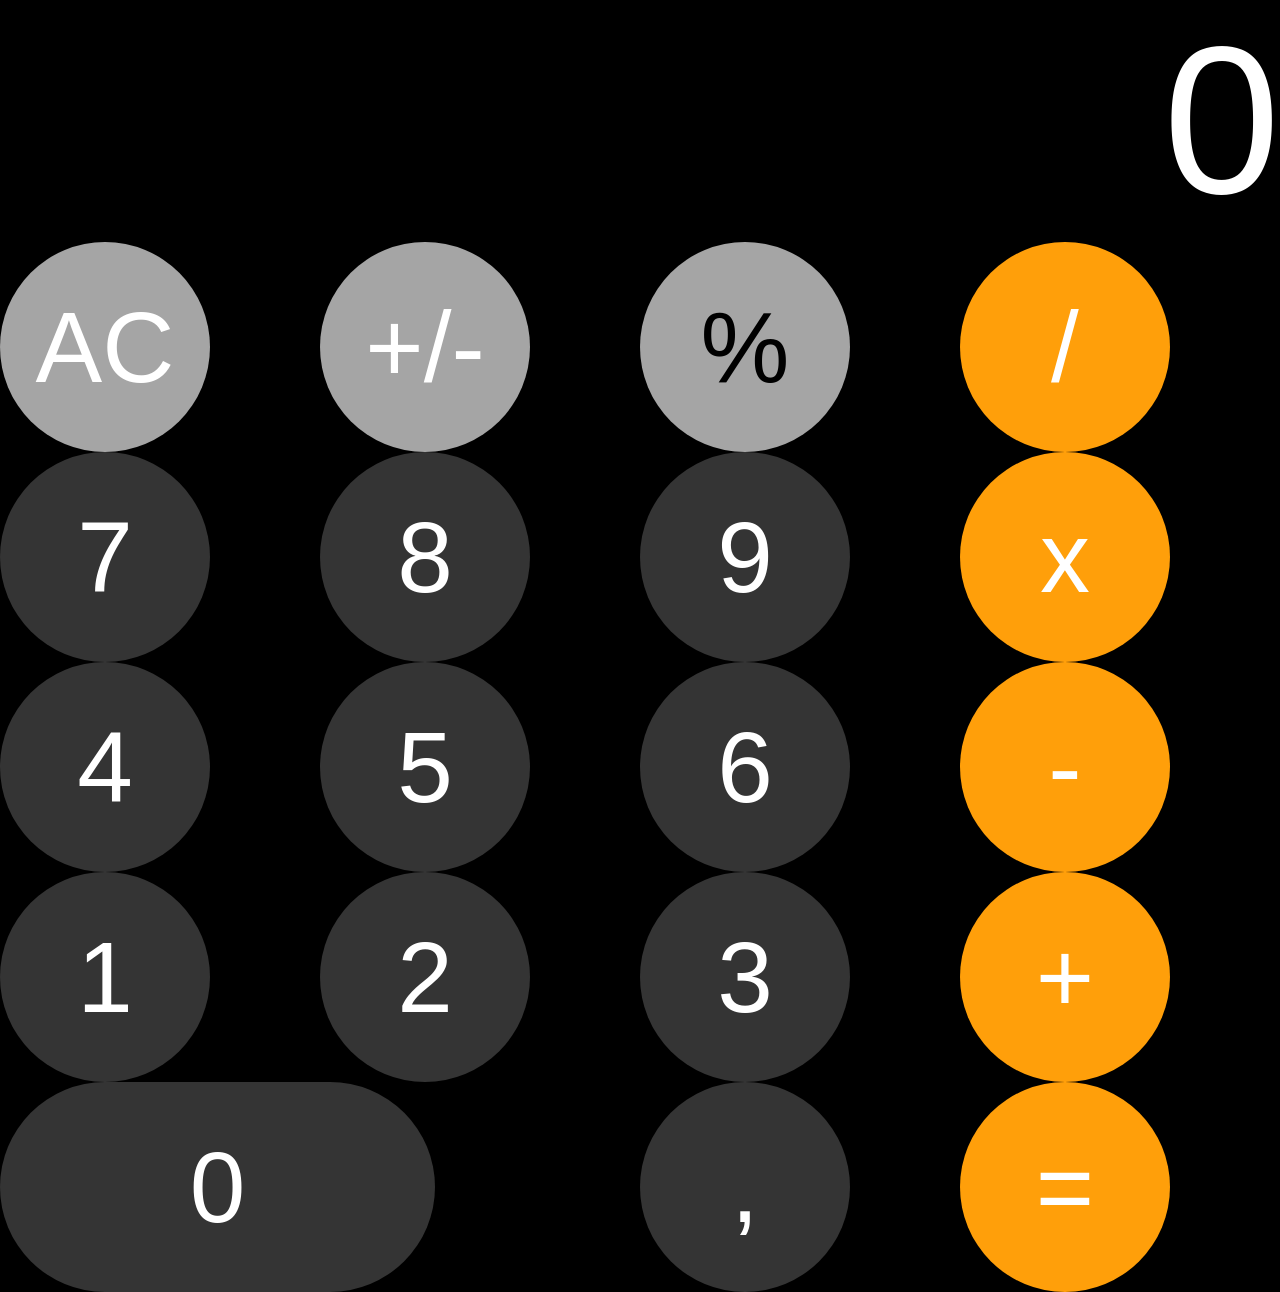
<file: index.html>
<!DOCTYPE html>
<html lang="en">
<head>
    <meta charset="UTF-8">
    <meta name="viewport" content="width=device-width, initial-scale=1.0">
    <title>calcul ios</title>
    <link rel="stylesheet" href="calcul.css">
</head>
<body>
     <section class="container">
        
            <div class="display" id="display">0</div>

        
        <div class="buttons">
            <button class="item item1 suprimer" value="ac">AC</button>
            <button class="item item1 negative" value="+/-">+/-</button>
            <button class="item persentage" value="%">%</button>
            <button class="item operation" value="/">/</button>
            <button class="item numbers" value="7">7</button>
            <button class="item numbers" value="8">8</button>
            <button class="item numbers" value="9">9</button>
            <button class="item operation" value="*">x</button>
            <button class="item numbers" value="4">4</button>
            <button class="item numbers"value="5">5</button>
            <button class="item numbers" value="6">6</button>
            <button class="item operation" value="-">-</button>
            <button class="item numbers" value="1">1</button>
            <button class="item numbers" value="2">2</button>
            <button class="item numbers" value="3">3</button>
            <button class="item operation" value="+">+</button>
            <button class="item itemzero numbers" value="0">0</button>
            <button class="item coma" value=".">,</button>
            <button class="item operation equal"value="=">=</button>
        </div>


     </section>

    
</body>
<script src="new.js"></script>
</html>
</file>
<file: calcul.css>
*{
    padding: 0;
    margin: 0;
}
html, body{
   min-height: 100% !important;
   height: 100%;
   font-family: Arial, Helvetica, sans-serif;
   background-color: black;
}
.container{
    height: 100%;
    background-color: black;
}
.resault{
    display: flex;
    justify-content: flex-end;
    align-items: flex-end;
    color: white;
    height: 39%;
}
.resault>input{
    margin-right: 60px;
    font-size: 210px;
    justify-self:flex-end ;
}
.buttons{
    width: 100%;
    height: 100%;
    background-color: black;
    display: grid;
    grid-template-columns: 25% 25% 25% 25%;
    /* grid haya listat wahda taht wahda wahda hda wahda haya template... ch hal binathom haya dik 25 */

}
.item{
    width: 210px;
    height: 210px;
    display: flex;
    justify-content: center;
    align-items: center;
    font-size: 100px;
    color: white;
    border-radius: 100%;
    padding: 10px;
    cursor: pointer;
    align-self: center;
    justify-content: center;
    /* self kamdiroha 3la l3onsor */
}
.persentage{
    background-color: #a5a5a5;
    border: none;
    color: black;
    
}
.item1{
    background-color: #a5a5a5;
    border: none;
    color: white;

}
.operation{
    background-color:#ff9f0a;
    border: none;
}
.numbers, .coma{
    background-color: #343434;
    border: none;
    
}
.itemzero {
    background-color: #343434;
    border: none;
    width: 435px;
    border-radius: 135px;
    grid-column: 2 span; 
    /* ya3ni zero ayadi deux column */

}
#display{
    display: block;
    font-size: 210px;
    background-color: black;
    border: none;
    color: white;
    text-align: right;
    margin-right: 5px;
    width: 100%;
}
</file>
